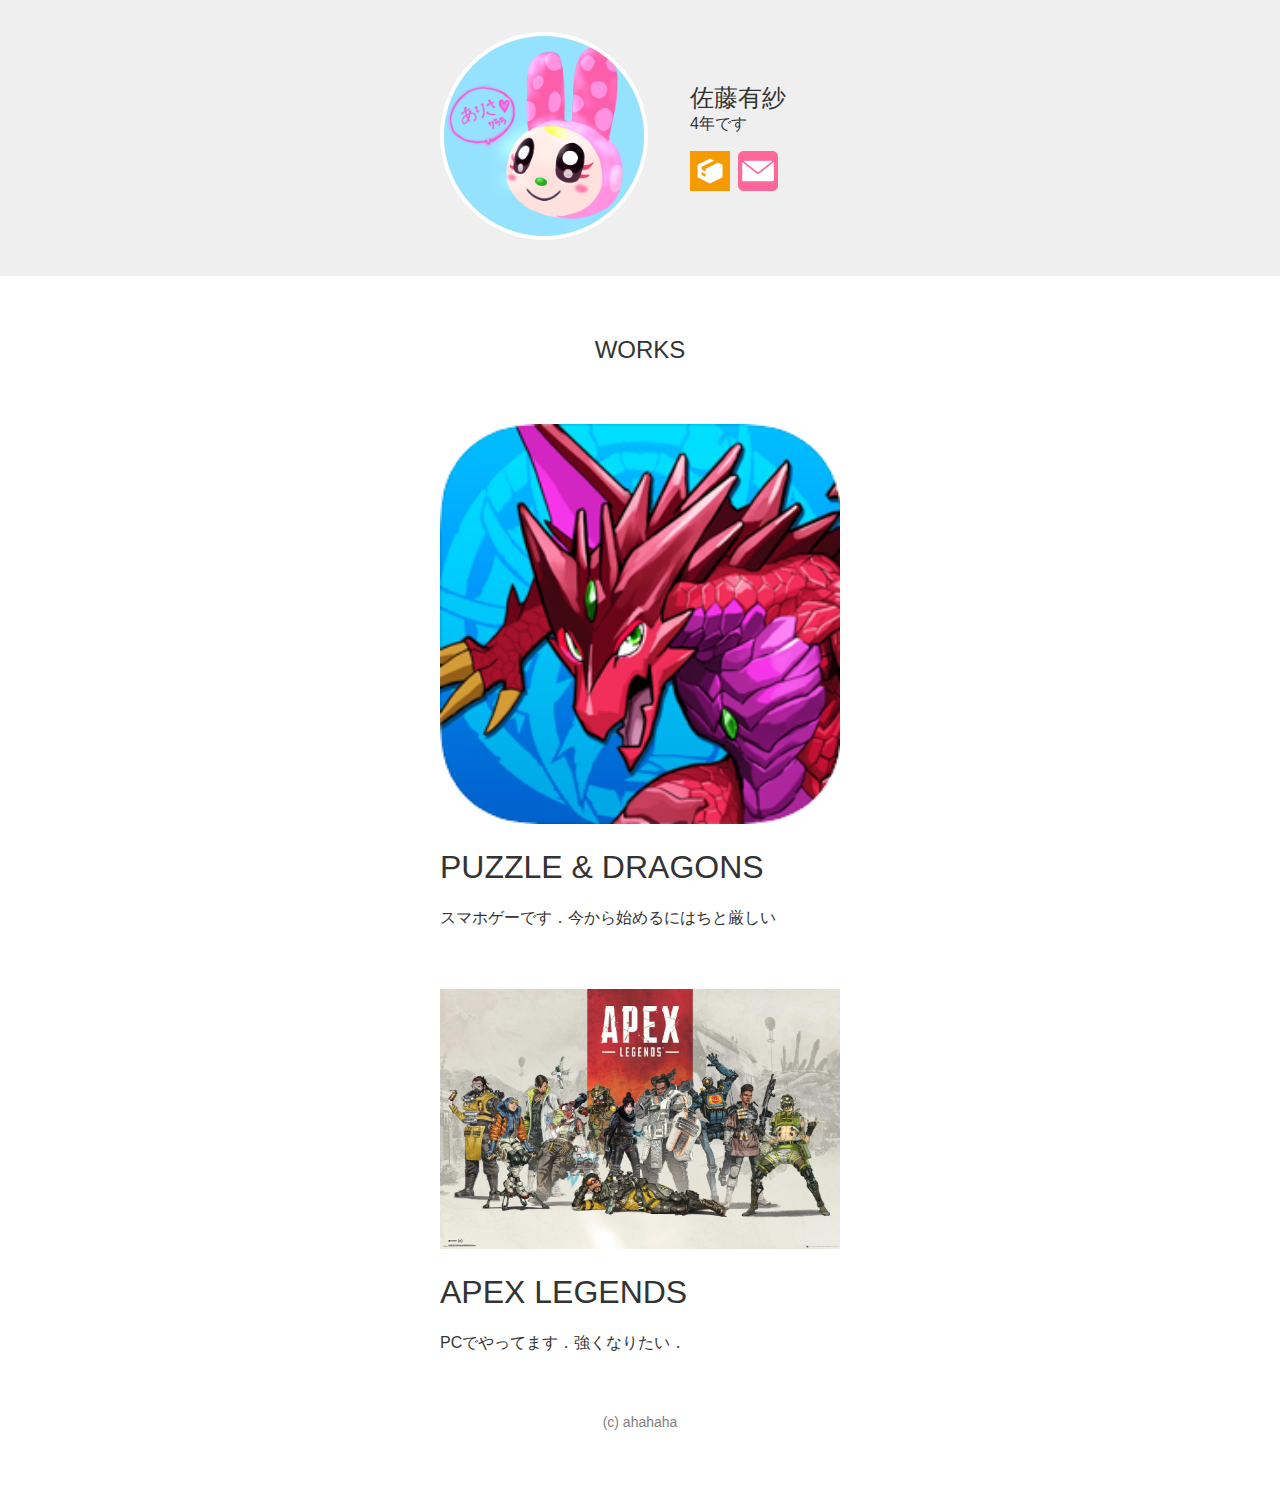
<file: lv1/index.html>
<!DOCTYPE html>
<html lang="ja">
<head>
    <meta charset="utf-8">
    <title>佐藤有紗の自己紹介サイト</title>
    <link rel="icon" href="favicon.ico">
    <meta name="discription" content="佐藤有紗の自己紹介サイトです">
    <link rel="stylesheet" href="css/profile.css">
</head>
<body>
    <header>
        <div class="container">
            <div class="icon">
                <img src="img/rabbiticon.png" width="200" height="200" alt="アイコン">
            </div>
            <div class="info">
                <h1>佐藤有紗</h1>
                <p>4年です</p>
        
                <ul>
                    <li>
                        <a href="https://dotinstall.com" target="_brank">
                            <img src="img/dotinstall.png" width="40" height="40" alt="ドットインストールへのリンク画像">
                        </a>
                    </li>
                    <li>
                        <a href="https://mail.tcu.ac.jp" target="_brank">
                            <img src="img/mail.png" width="40" height="40" alt="メールサイトのリンク画像">
                        </a>
                    </li>
                </ul>
            </div>
        </div>
    </header>

<section class="works">
    <h1>WORKS</h1>

    <section>
        <img src="img/pazudora.png" width="400" height="400" alt="パズドラの紹介画像">
        <h1>PUZZLE & DRAGONS</h1>
        <p>スマホゲーです．今から始めるにはちと厳しい</p>
    </section>

    <section>
        <img src="img/apex.jpg" width="400" height="260" alt="APEXの紹介画像">
        <h1>APEX LEGENDS</h1>
        <p>PCでやってます．強くなりたい．</p>
    </section>
</section>

    <footer>
        <p>(c) ahahaha</p>
    </footer>

</body>

</html>
</file>
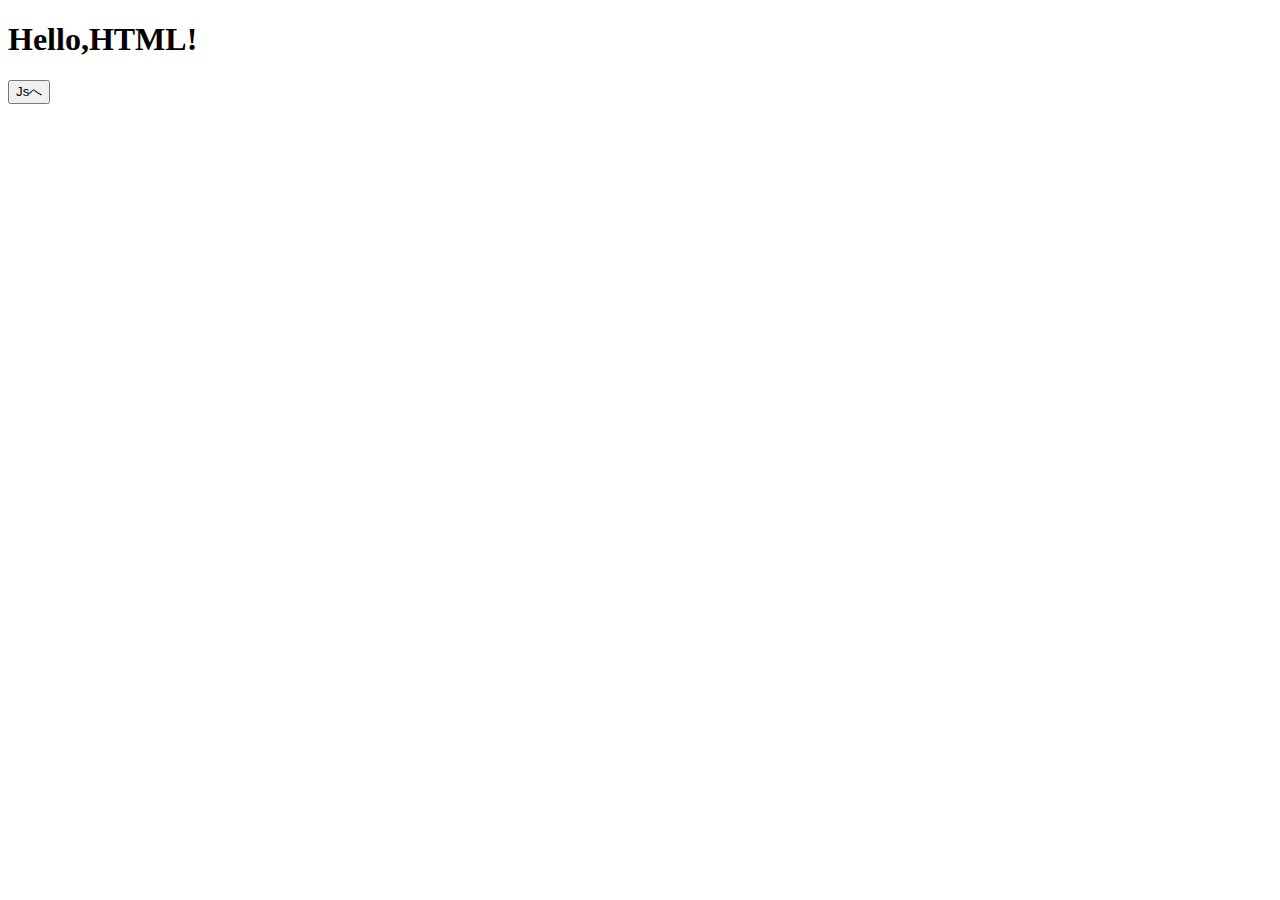
<file: lv2/index.html>
<!DOCTYPE html>
<html lang="ja">
<head>
    <meta charset="UTF-8">
    <title>lv2_Js</title>
</head>

<body>

<h1 id="js">Hello,HTML!</h1>

<button id="btn" onclick="disp()">Jsへ</button>

<script src="lv2.js"></script>

</body>

</html>
</file>
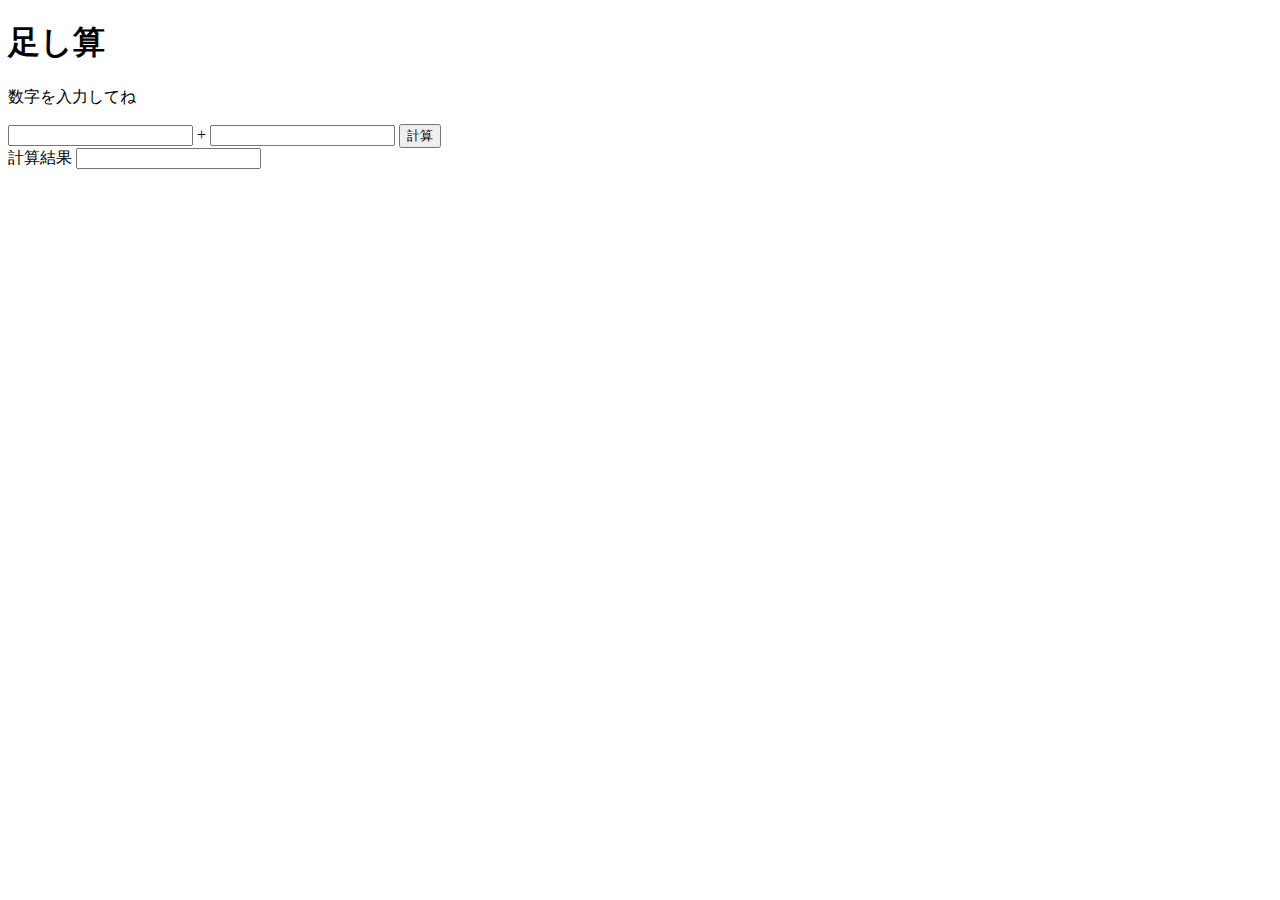
<file: lv3/index.html>
<!DOCTYPE html>
<html lang="ja">
<head>
    <meta charset="UTF-8">
    <title>lv3_Js</title>
</head>

<body>


<h1>足し算</h1>
<p>数字を入力してね</p>

<form name="calc">
    <input size="20" type="number" name="A">
    +
    <input size="20" type="number" name="B">
    <input type="button" value="計算" onclick="Add()"><br>
    計算結果
    <input size="20" type="number" name="result">

</form>


<script src="lv3.js"></script>

</body>

</html>
</file>
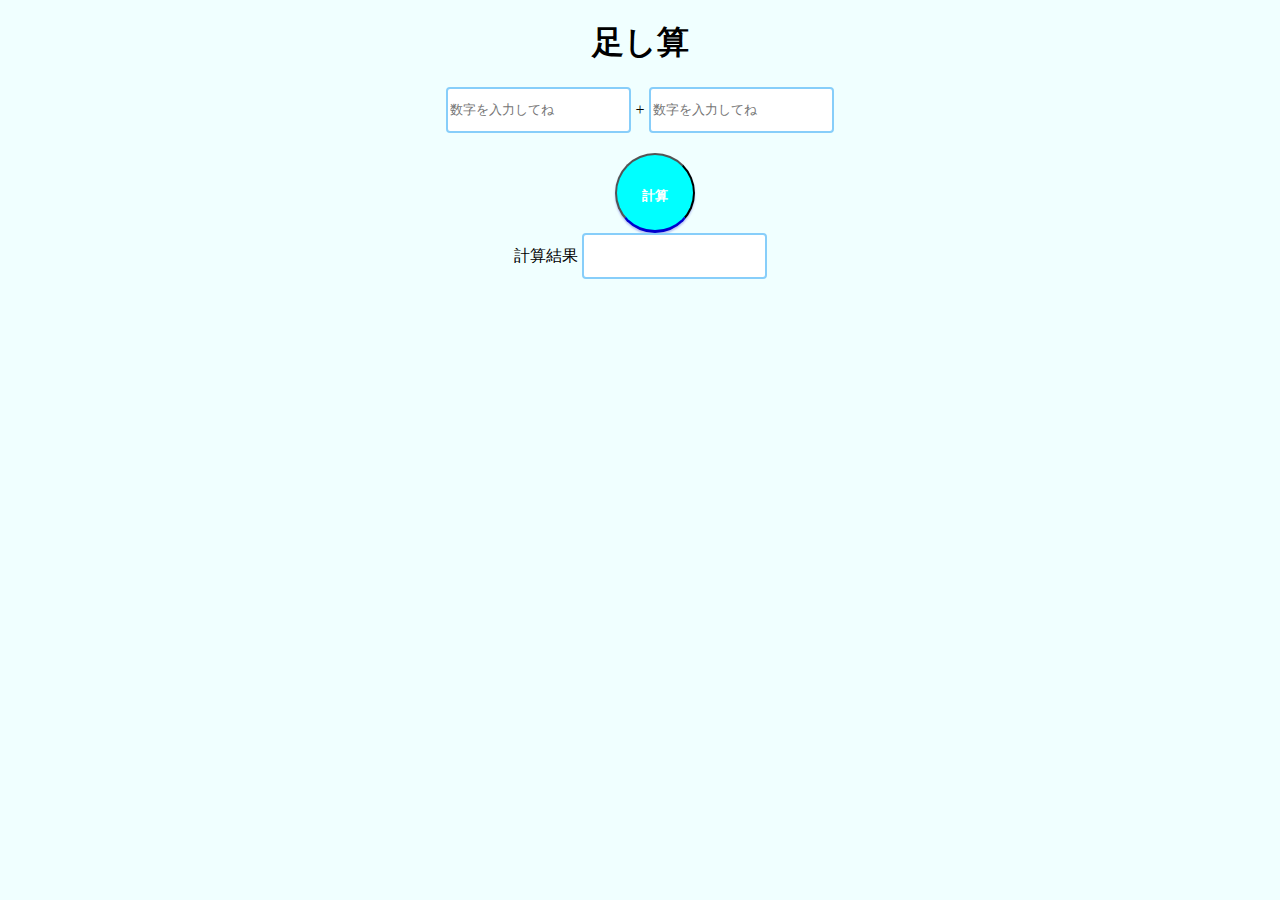
<file: lv4/index.html>
<!DOCTYPE html>
<html lang="ja">
<head>
    <meta charset="UTF-8">
    <title>lv4_Js</title>
    <link rel="stylesheet" href="lv4.css"> 
</head>

<body>


<h1>足し算</h1>

<form name="calc">
    <input size="20" type="number" name="A" placeholder="数字を入力してね">
    +
    <input size="20" type="number" name="B" placeholder="数字を入力してね">
    <input type="button" value="計算" onclick="Add()" style="cursor: pointer;"><br>
    計算結果
    <input size="20" type="number" name="result" readonly>
</form>

<script src="lv4.js"></script>

</body>
</html>
</file>
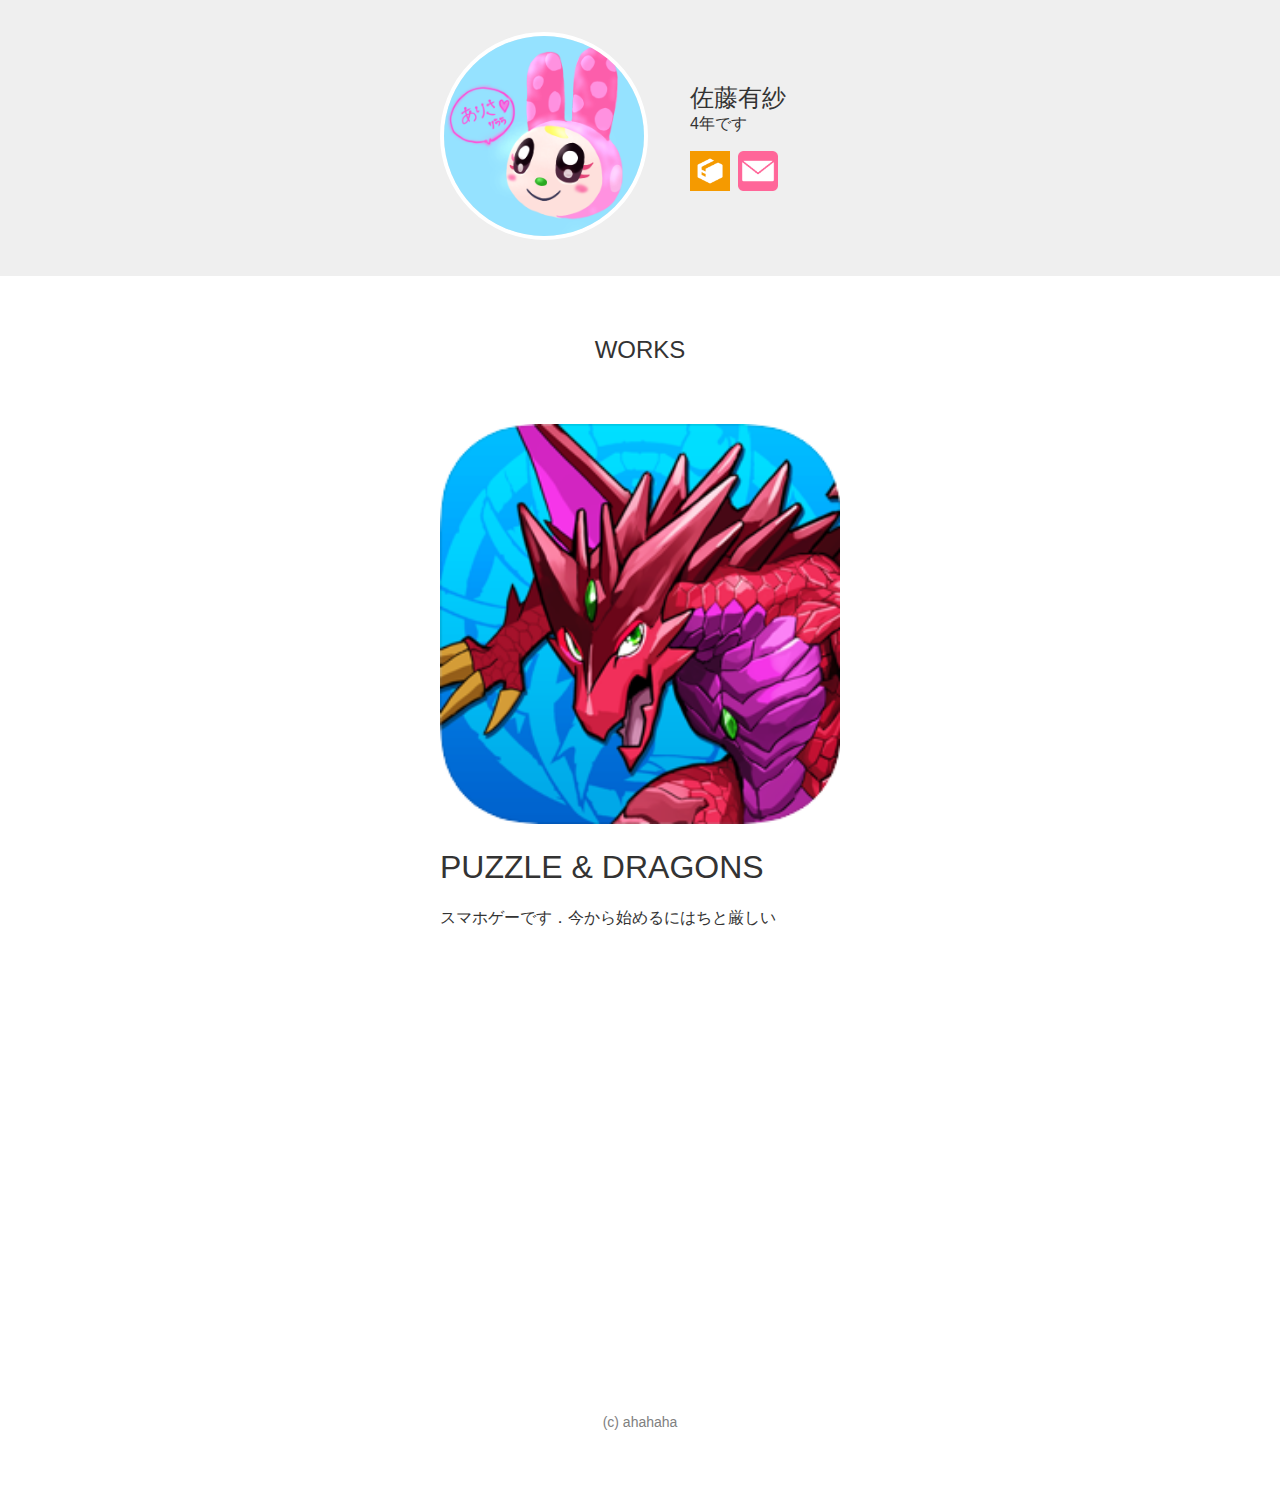
<file: lv6/index.html>
<!DOCTYPE html>
<html lang="ja">
<head>
    <meta charset="utf-8">
    <title>佐藤有紗の自己紹介サイト</title>
    <link rel="icon" href="favicon.ico">
    <meta name="discription" content="佐藤有紗の自己紹介サイトです">
    <link rel="stylesheet" href="lv6.css">
    <script src="https://ajax.googleapis.com/ajax/libs/jquery/3.6.0/jquery.min.js"></script>

</head>
<body>
    <header>
        <div class="container">
            <div class="icon">
                <img src="img/rabbiticon.png" width="200" height="200" alt="アイコン">
            </div>
            <div class="info">
                <h1>佐藤有紗</h1>
                <p>4年です</p>
        
                <ul>
                    <li>
                        <a href="https://dotinstall.com" target="_brank">
                            <img src="img/dotinstall.png" width="40" height="40" alt="ドットインストールへのリンク画像">
                        </a>
                    </li>
                    <li>
                        <a href="https://mail.tcu.ac.jp" target="_brank">
                            <img src="img/mail.png" width="40" height="40" alt="メールサイトのリンク画像">
                        </a>
                    </li>
                </ul>
            </div>
        </div>
    </header>

<section class="works">
    <h1 class="fadein js-scroll-trigger">WORKS</h1>

    <section class="fadein js-scroll-trigger">
        <img src="img/pazudora.png" width="400" height="400" alt="パズドラの紹介画像">
        <h1>PUZZLE & DRAGONS</h1>
        <p>スマホゲーです．今から始めるにはちと厳しい</p>
    </section>

    <section class=" fadein js-scroll-trigger">
        <img src="img/apex.jpg" width="400" height="260" alt="APEXの紹介画像">
        <h1>APEX LEGENDS</h1>
        <p>PCでやってます．強くなりたい．</p>
    </section>
</section>

    <footer>
        <p>(c) ahahaha</p>
    </footer>

    <script src="lv6.js"></script>

</body>

</html>
</file>
<file: lv1/css/profile.css>
body {
  color: #333;
  font-family: Verdana, sans-serif;
  margin: 0;
}

header {
  background-color: #efefef;
  padding-top: 32px;
  padding-bottom: 32px;
}

.container {
  width: 400px;
  margin-left: auto;
  margin-right: auto;
  display: flex;
  align-items: center;
}

.icon img {
  border-radius: 50%;
  border-width: 4px;
  border-style: solid;
  border-color: white;
}

.info {
  margin-left: 42px;
}

.info h1 {
  font-weight: normal;
  font-size: 24px;
  margin: 0;
}

.info p {
  margin: 0;
  margin-bottom: 16px;
}

.info ul {
  margin: 0;
  padding: 0;
  list-style-type: none;
  display: flex;
}

.info ul li {
  margin-right: 8px;
}

.works {
  width: 400px;
  margin-left: auto;
  margin-right: auto;
}

.works > h1 {
  font-weight: normal;
  font-size: 24px;
  text-align: center;
  margin-top: 60px;
  margin-bottom: 60px;
}

.works > section {
  margin-bottom: 60px;
}

.works > section > h1 {
  font-weight: normal;
}

footer p {
  text-align: center;
  font-size: 14px;
  margin-bottom: 60px;
  color: gray;
}
</file>
<file: lv4/lv4.css>
body {
  background-color: azure;
  width: 500px;
  margin-left: auto;
  margin-right: auto;
  text-align: center;
}

input[type="number"] {
  height: 40px;
  margin-bottom: 20px;
  border: solid 2px #87cefa;
  border-radius: 4px;
}

input[type="number"]:focus {
  border-color: #1e90ff;
  outline: 0;
}

input[type="button"] {
  margin-left: 30px;
  background: #00ffff;
  color: #fff;
  width: 80px;
  height: 80px;
  line-height: 80px;
  border-radius: 50%;
  text-align: center;
  font-weight: bold;
  overflow: hidden;
  box-shadow: 0px 2px 2px rgba(47, 45, 212, 0.29);
  border-bottom: solid 3px #0000cd;
  transition: 0.4s;
}

input[type="button"]:hover {
  -webkit-transform: translateY(2px);
  transform: translateY(2px);
  box-shadow: 0 0 1px rgba(0, 0, 0, 0.15);
  border-bottom: none;
}
</file>
<file: lv6/lv6.css>
body {
  color: #333;
  font-family: Verdana, sans-serif;
  margin: 0;
}

header {
  background-color: #efefef;
  padding-top: 32px;
  padding-bottom: 32px;
}

.container {
  width: 400px;
  margin-left: auto;
  margin-right: auto;
  display: flex;
  align-items: center;
}

.icon img {
  border-radius: 50%;
  border-width: 4px;
  border-style: solid;
  border-color: white;
}

.info {
  margin-left: 42px;
}

.info h1 {
  font-weight: normal;
  font-size: 24px;
  margin: 0;
}

.info p {
  margin: 0;
  margin-bottom: 16px;
}

.info ul {
  margin: 0;
  padding: 0;
  list-style-type: none;
  display: flex;
}

.info ul li {
  margin-right: 8px;
}

.works {
  width: 400px;
  margin-left: auto;
  margin-right: auto;
}

.works > h1 {
  font-weight: normal;
  font-size: 24px;
  text-align: center;
  margin-top: 60px;
  margin-bottom: 60px;
}

.works > section {
  margin-bottom: 60px;
}

.works > section > h1 {
  font-weight: normal;
}

footer p {
  text-align: center;
  font-size: 14px;
  margin-bottom: 60px;
  color: gray;
}

.fadein {
  transform: translateY(50px);
  opacity: 0;
}

.fadein.is-active {
  transition: 0.6s;
  transform: translateY(0);
  opacity: 1;
}
</file>
